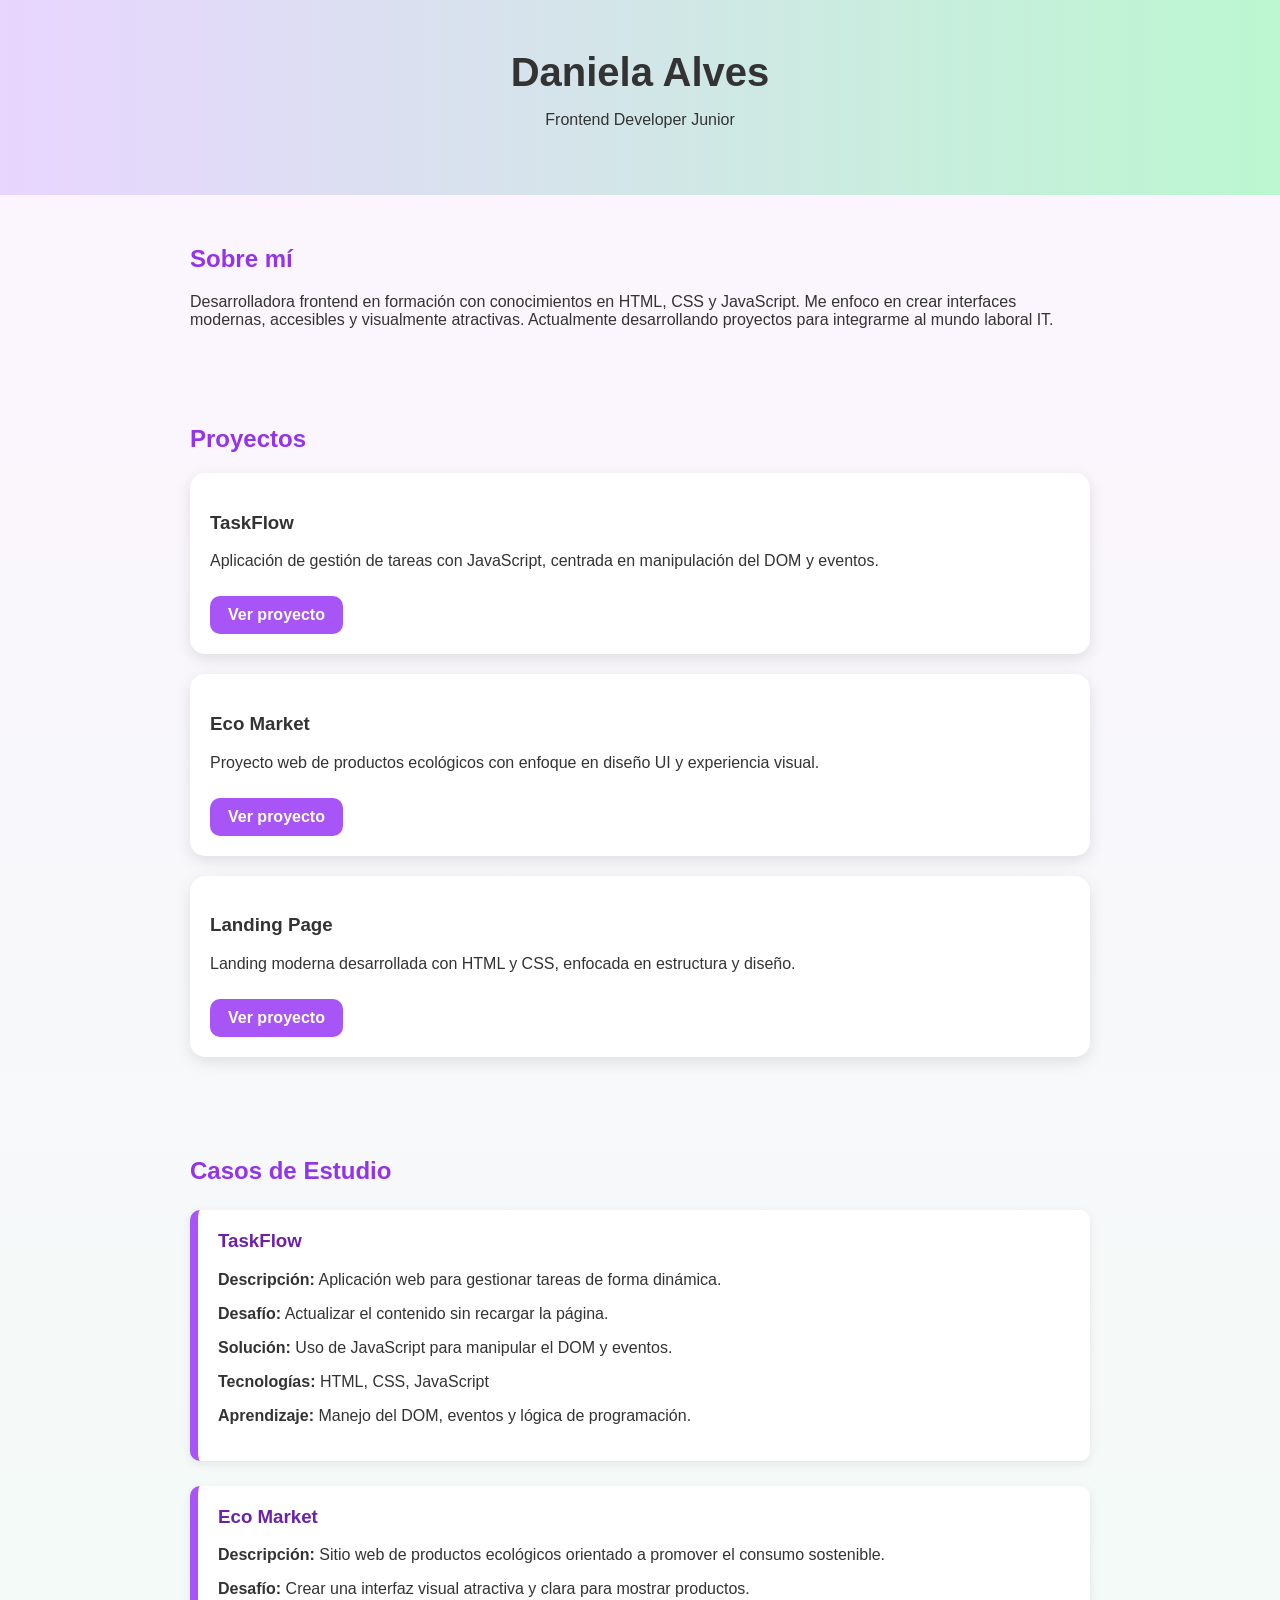
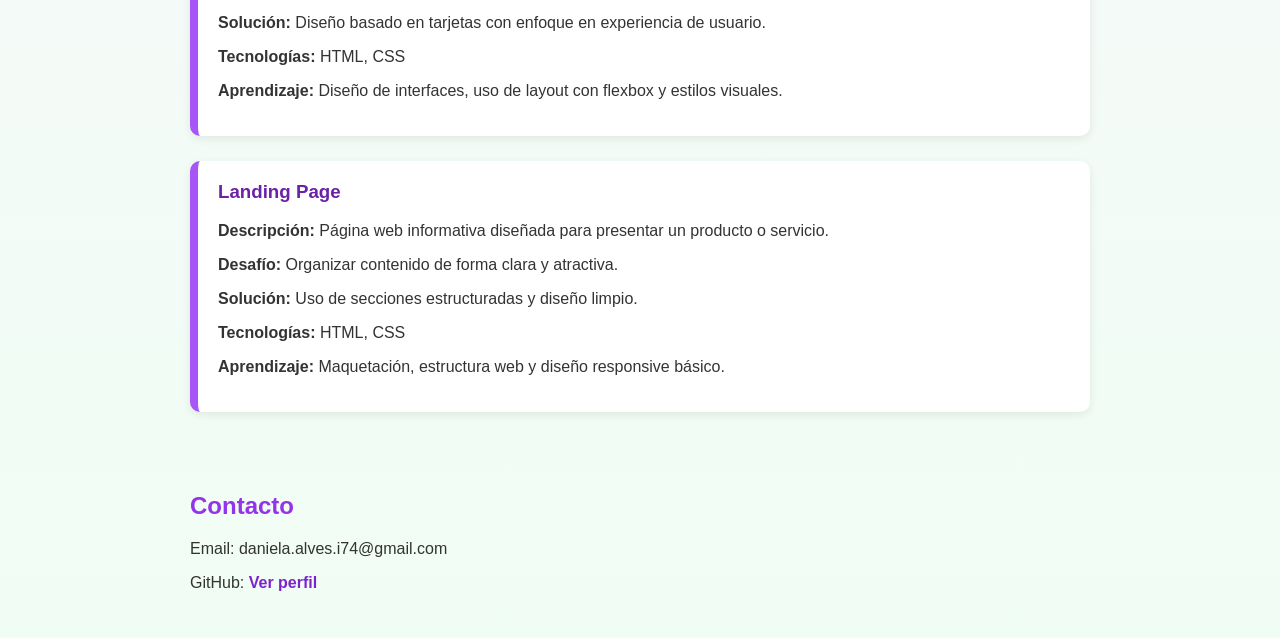
<file: index.html>
<!DOCTYPE html>
<html lang="es">
<head>
  <meta charset="UTF-8">
  <title>Daniela Alves | Frontend Developer</title>
  <link rel="stylesheet" href="styles.css">
</head>
<body>

  <header>
    <h1>Daniela Alves</h1>
    <p>Frontend Developer Junior</p>
  </header>

  <section id="sobre-mi">
    <h2>Sobre mí</h2>
    <p>
      Desarrolladora frontend en formación con conocimientos en HTML, CSS y JavaScript.
      Me enfoco en crear interfaces modernas, accesibles y visualmente atractivas.
      Actualmente desarrollando proyectos para integrarme al mundo laboral IT.
    </p>
  </section>

  <section id="proyectos">
    <h2>Proyectos</h2>

    <div class="proyecto">
      <h3>TaskFlow</h3>
      <p>Aplicación de gestión de tareas con JavaScript, centrada en manipulación del DOM y eventos.</p>
      <a href="taskflow/index.html" target="_blank" class="btn">Ver proyecto</a>
    </div>

    <div class="proyecto">
      <h3>Eco Market</h3>
      <p>Proyecto web de productos ecológicos con enfoque en diseño UI y experiencia visual.</p>
      <a href="eco-market/index.html" target="_blank" class="btn">Ver proyecto</a>
    </div>

    <div class="proyecto">
      <h3>Landing Page</h3>
      <p>Landing moderna desarrollada con HTML y CSS, enfocada en estructura y diseño.</p>
      <a href="landing/index.html" target="_blank" class="btn">Ver proyecto</a>
    </div>

  </section>

  <section id="caso-estudio">
    <h2>Casos de Estudio</h2>

    <div class="caso">
      <h3>TaskFlow</h3>
      <p><strong>Descripción:</strong> Aplicación web para gestionar tareas de forma dinámica.</p>
      <p><strong>Desafío:</strong> Actualizar el contenido sin recargar la página.</p>
      <p><strong>Solución:</strong> Uso de JavaScript para manipular el DOM y eventos.</p>
      <p><strong>Tecnologías:</strong> HTML, CSS, JavaScript</p>
      <p><strong>Aprendizaje:</strong> Manejo del DOM, eventos y lógica de programación.</p>
    </div>

    <div class="caso">
      <h3>Eco Market</h3>
      <p><strong>Descripción:</strong> Sitio web de productos ecológicos orientado a promover el consumo sostenible.</p>
      <p><strong>Desafío:</strong> Crear una interfaz visual atractiva y clara para mostrar productos.</p>
      <p><strong>Solución:</strong> Diseño basado en tarjetas con enfoque en experiencia de usuario.</p>
      <p><strong>Tecnologías:</strong> HTML, CSS</p>
      <p><strong>Aprendizaje:</strong> Diseño de interfaces, uso de layout con flexbox y estilos visuales.</p>
    </div>

    <div class="caso">
      <h3>Landing Page</h3>
      <p><strong>Descripción:</strong> Página web informativa diseñada para presentar un producto o servicio.</p>
      <p><strong>Desafío:</strong> Organizar contenido de forma clara y atractiva.</p>
      <p><strong>Solución:</strong> Uso de secciones estructuradas y diseño limpio.</p>
      <p><strong>Tecnologías:</strong> HTML, CSS</p>
      <p><strong>Aprendizaje:</strong> Maquetación, estructura web y diseño responsive básico.</p>
    </div>

  </section>

  <section id="contacto">
    <h2>Contacto</h2>
    <p>Email: daniela.alves.i74@gmail.com</p>
    <p>
      GitHub: 
      <a href="https://github.com/danielaalvesi74-dev" target="_blank">
        Ver perfil
      </a>
    </p>
  </section>

</body>
</html>
</file>
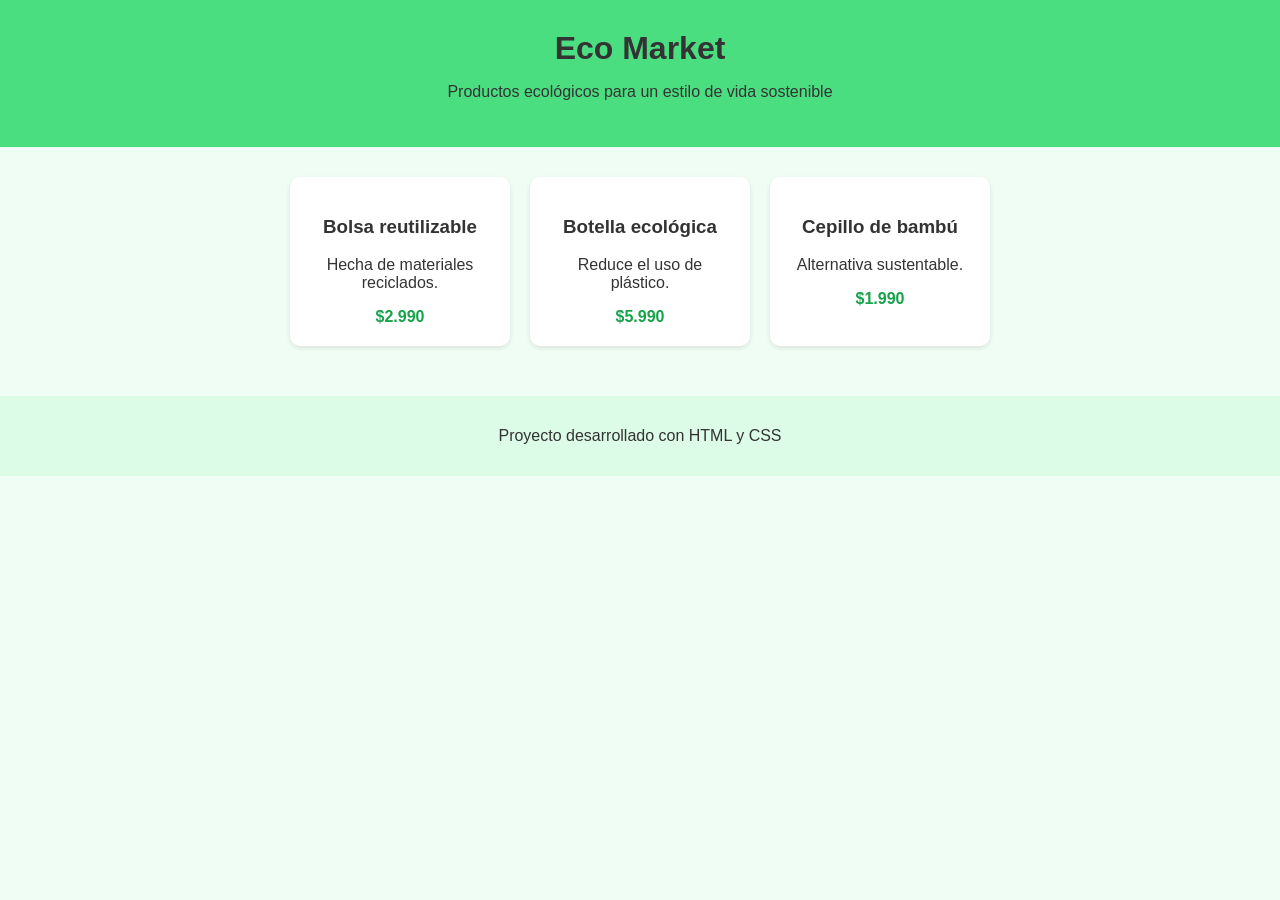
<file: eco-market/index.html>
<!DOCTYPE html>
<html lang="es">
<head>
  <meta charset="UTF-8">
  <title>Eco Market</title>
  <link rel="stylesheet" href="styles.css">
</head>
<body>

  <header>
    <h1>Eco Market</h1>
    <p>Productos ecológicos para un estilo de vida sostenible</p>
  </header>

  <section class="productos">

    <div class="card">
      <h3>Bolsa reutilizable</h3>
      <p>Hecha de materiales reciclados.</p>
      <span>$2.990</span>
    </div>

    <div class="card">
      <h3>Botella ecológica</h3>
      <p>Reduce el uso de plástico.</p>
      <span>$5.990</span>
    </div>

    <div class="card">
      <h3>Cepillo de bambú</h3>
      <p>Alternativa sustentable.</p>
      <span>$1.990</span>
    </div>

  </section>

  <footer>
    <p>Proyecto desarrollado con HTML y CSS</p>
  </footer>

</body>
</html>
</file>
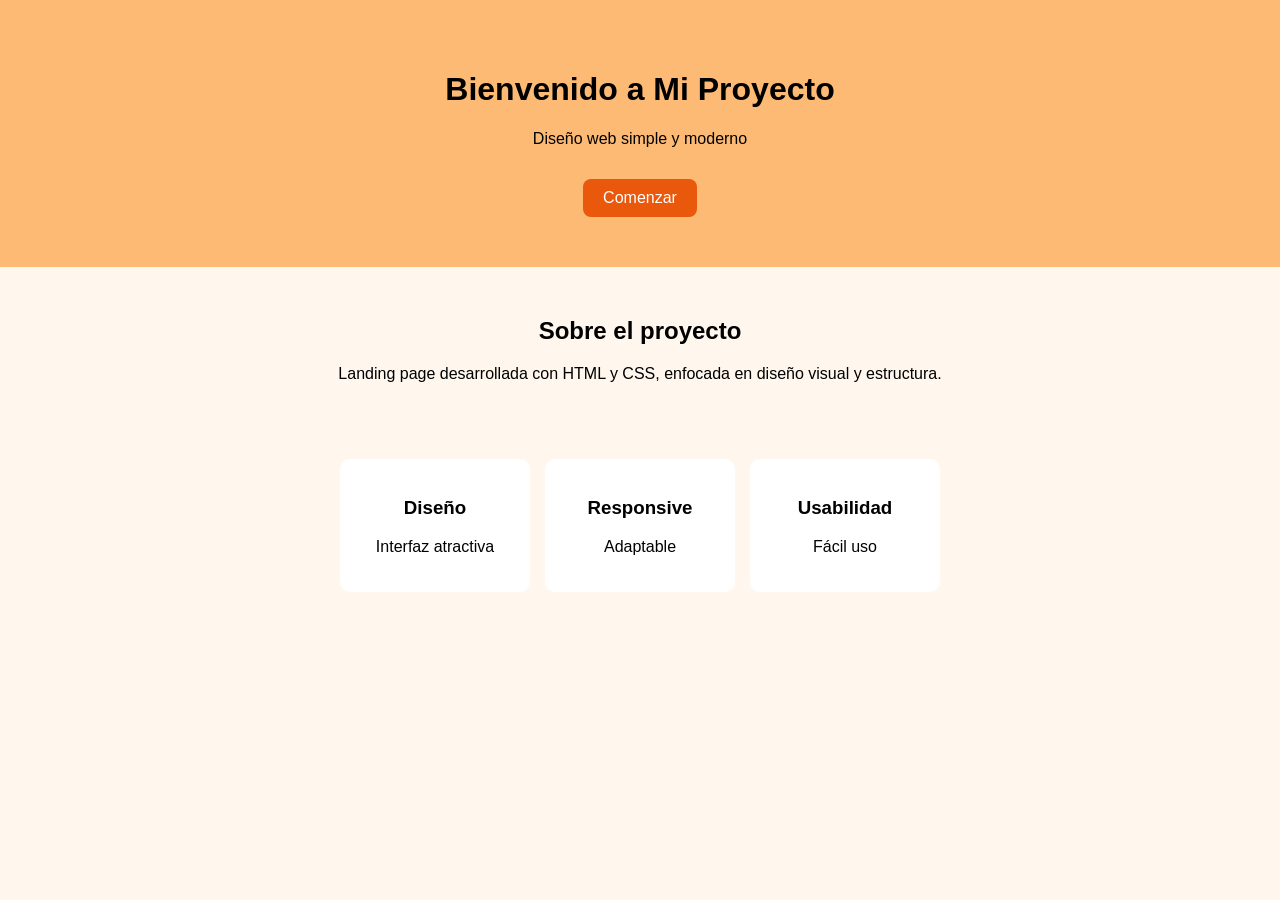
<file: landing/index.html>
<!DOCTYPE html>
<html lang="es">
<head>
  <meta charset="UTF-8">
  <title>Landing Page</title>
  <link rel="stylesheet" href="styles.css">
</head>
<body>

  <header>
    <h1>Bienvenido a Mi Proyecto</h1>
    <p>Diseño web simple y moderno</p>
    <a href="#" class="btn">Comenzar</a>
  </header>

  <section>
    <h2>Sobre el proyecto</h2>
    <p>Landing page desarrollada con HTML y CSS, enfocada en diseño visual y estructura.</p>
  </section>

  <section class="cards">
    <div class="card">
      <h3>Diseño</h3>
      <p>Interfaz atractiva</p>
    </div>

    <div class="card">
      <h3>Responsive</h3>
      <p>Adaptable</p>
    </div>

    <div class="card">
      <h3>Usabilidad</h3>
      <p>Fácil uso</p>
    </div>
  </section>

</body>
</html>
</file>
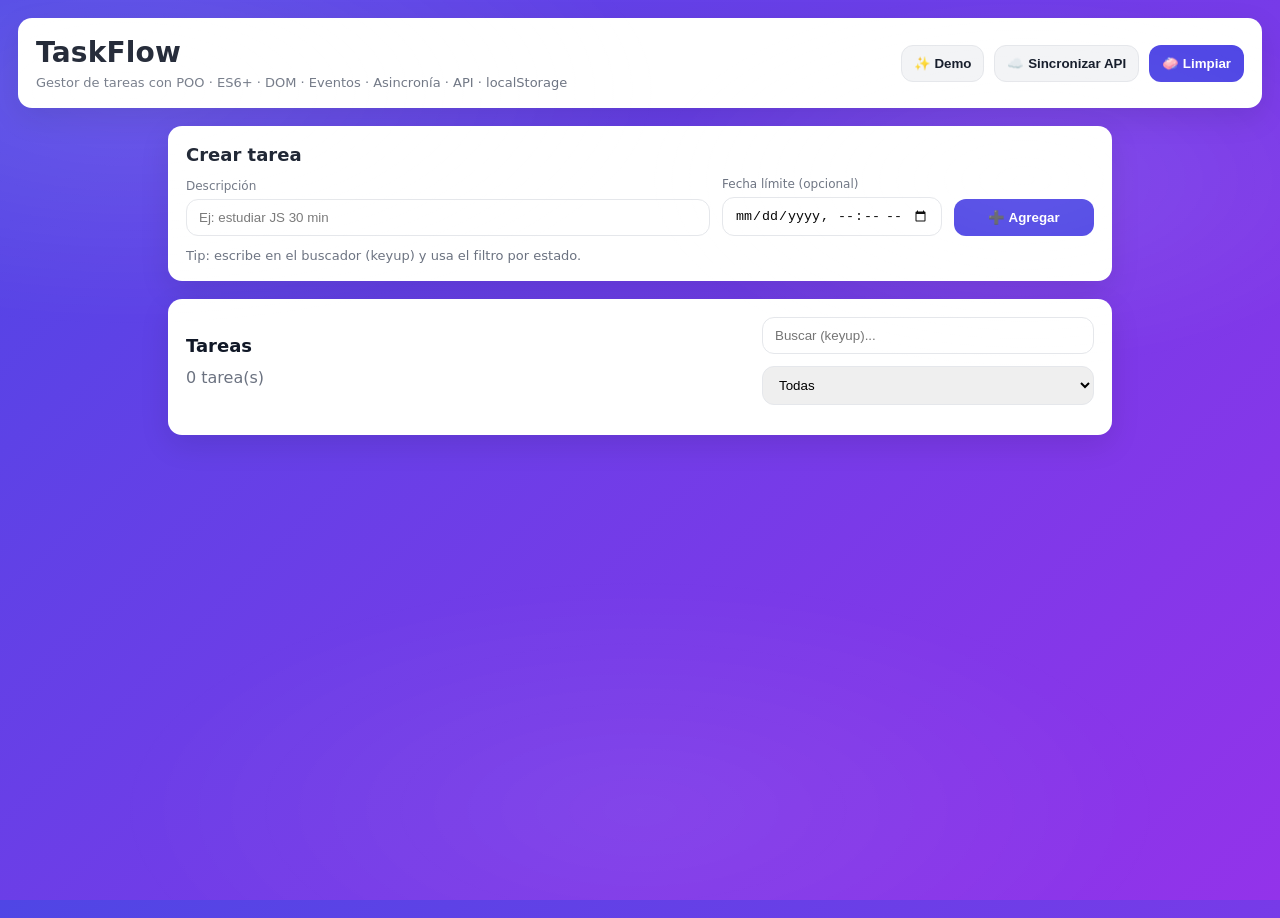
<file: taskflow/index.html>
<!doctype html>
<html lang="es">
<head>
  <meta charset="utf-8" />
  <meta name="viewport" content="width=device-width,initial-scale=1" />
  <title>TaskFlow • Flujo de tareas</title>

  <!-- CSS en la raíz (NO carpeta css/) -->
  <link rel="stylesheet" href="./styles.css" />
</head>
<body>
  <div class="bg"></div>

  <header class="topbar">
    <div class="topbar-left">
      <h1>TaskFlow</h1>
      <p>Gestor de tareas con POO · ES6+ · DOM · Eventos · Asincronía · API · localStorage</p>
    </div>

    <div class="topbar-actions">
      <button class="btn" id="btnDemo" type="button">✨ Demo</button>
      <button class="btn" id="btnSync" type="button">☁️ Sincronizar API</button>
      <button class="btn primary" id="btnClear" type="button">🧼 Limpiar</button>
    </div>
  </header>

  <main class="container">
    <section class="card">
      <h2>Crear tarea</h2>

      <form id="formTarea" class="form">
        <label>
          <span>Descripción</span>
          <input id="inDesc" type="text" placeholder="Ej: estudiar JS 30 min" autocomplete="off" required />
        </label>

        <label>
          <span>Fecha límite (opcional)</span>
          <input id="inDeadline" type="datetime-local" />
        </label>

        <button class="btn primary" type="submit">➕ Agregar</button>
      </form>

      <p class="hint">Tip: escribe en el buscador (keyup) y usa el filtro por estado.</p>
    </section>

    <section class="card">
      <div class="row">
        <div>
          <h2>Tareas</h2>
          <p class="muted" id="stats">0 tarea(s)</p>
        </div>

        <div class="row right">
          <input id="inSearch" class="search" type="text" placeholder="Buscar (keyup)..." autocomplete="off" />
          <select id="selFilter" class="select">
            <option value="todas">Todas</option>
            <option value="pendiente">Pendientes</option>
            <option value="completada">Completadas</option>
          </select>
        </div>
      </div>

      <ul id="lista" class="list"></ul>
    </section>
  </main>

  <!-- Modal editar -->
  <dialog id="dlgEdit" class="dialog">
    <form method="dialog" class="dialog-body">
      <h3>Editar tarea</h3>

      <label>
        <span>Descripción</span>
        <input id="editDesc" type="text" />
      </label>

      <label>
        <span>Fecha límite (opcional)</span>
        <input id="editDeadline" type="datetime-local" />
      </label>

      <menu class="dialog-actions">
        <button class="btn" value="cancel">Cancelar</button>
        <button class="btn primary" id="btnSaveEdit" value="default">Guardar</button>
      </menu>
    </form>
  </dialog>

  <!-- Toast -->
  <div id="toast" class="toast" aria-live="polite"></div>

  <!-- JS modular -->
  <script type="module" src="./js/app.js"></script>
</body>
</html>
</file>
<file: styles.css>
body {
  font-family: Arial, sans-serif;
  margin: 0;
  background: linear-gradient(to bottom, #fdf4ff, #f0fdf4);
  color: #333;
}

header {
  text-align: center;
  padding: 50px;
  background: linear-gradient(to right, #e9d5ff, #bbf7d0);
}

h1 {
  margin: 0;
  font-size: 2.5em;
}

section {
  padding: 30px;
  max-width: 900px;
  margin: auto;
}

h2 {
  color: #9333ea;
  margin-bottom: 20px;
}

/* PROYECTOS */
.proyecto {
  background: white;
  padding: 20px;
  margin: 20px 0;
  border-radius: 15px;
  box-shadow: 0 5px 15px rgba(0,0,0,0.1);
  transition: transform 0.3s, box-shadow 0.3s;
}

.proyecto:hover {
  transform: scale(1.03);
  box-shadow: 0 10px 25px rgba(0,0,0,0.15);
}

/* BOTONES */
.btn {
  display: inline-block;
  margin-top: 10px;
  padding: 10px 18px;
  background-color: #a855f7;
  color: white;
  text-decoration: none;
  border-radius: 10px;
  transition: 0.3s;
}

.btn:hover {
  background-color: #7e22ce;
}

/* CASOS DE ESTUDIO MÁS VISIBLES */
.caso {
  background: #ffffff;
  padding: 20px;
  margin-top: 25px;
  border-left: 8px solid #a855f7;
  border-radius: 10px;
  box-shadow: 0 3px 10px rgba(0,0,0,0.08);
}

.caso h3 {
  margin-top: 0;
  color: #6b21a8;
}

/* LINKS */
a {
  color: #7e22ce;
  text-decoration: none;
  font-weight: bold;
}

a:hover {
  text-decoration: underline;
}
</file>
<file: eco-market/styles.css>
body {
  font-family: Arial, sans-serif;
  margin: 0;
  background-color: #f0fdf4;
  color: #333;
  text-align: center;
}

header {
  background-color: #4ade80;
  padding: 30px;
}

h1 {
  margin: 0;
}

.productos {
  display: flex;
  justify-content: center;
  gap: 20px;
  padding: 30px;
}

.card {
  background: white;
  padding: 20px;
  border-radius: 10px;
  width: 180px;
  box-shadow: 0 2px 5px rgba(0,0,0,0.1);
}

span {
  display: block;
  margin-top: 10px;
  font-weight: bold;
  color: #16a34a;
}

footer {
  margin-top: 20px;
  padding: 15px;
  background-color: #dcfce7;
}
</file>
<file: landing/styles.css>
body {
  font-family: Arial, sans-serif;
  margin: 0;
  background-color: #fff7ed;
  text-align: center;
}

header {
  background-color: #fdba74;
  padding: 50px 20px;
}

.btn {
  display: inline-block;
  margin-top: 15px;
  padding: 10px 20px;
  background-color: #ea580c;
  color: white;
  text-decoration: none;
  border-radius: 8px;
}

section {
  padding: 30px;
}

.cards {
  display: flex;
  justify-content: center;
  gap: 15px;
}

.card {
  background: white;
  padding: 20px;
  border-radius: 10px;
  width: 150px;
}
</file>
<file: taskflow/styles.css>
:root{
  --bg1:#4f46e5;
  --bg2:#9333ea;
  --card:#ffffff;
  --text:#111827;
  --muted:#6b7280;
  --shadow: 0 10px 30px rgba(0,0,0,.10);
  --radius: 14px;
}

*{ box-sizing:border-box; }
html,body{ height:100%; }
body{
  margin:0;
  font-family: system-ui, -apple-system, Segoe UI, Roboto, Arial, sans-serif;
  color: var(--text);
  background: linear-gradient(135deg, var(--bg1), var(--bg2));
}

.bg{
  position: fixed;
  inset: 0;
  pointer-events:none;
  opacity:.25;
  background:
    radial-gradient(900px 400px at 10% 10%, rgba(255,255,255,.45), transparent 60%),
    radial-gradient(700px 350px at 80% 20%, rgba(255,255,255,.35), transparent 55%),
    radial-gradient(900px 400px at 50% 90%, rgba(255,255,255,.25), transparent 60%);
}

.container{
  max-width: 980px;
  margin: 18px auto 40px;
  padding: 0 18px;
}

.topbar{
  margin: 18px;
  padding: 18px 18px;
  background: var(--card);
  border-radius: var(--radius);
  box-shadow: var(--shadow);
  display:flex;
  align-items:center;
  justify-content: space-between;
  gap: 12px;
}

.topbar-left h1{
  margin:0;
  font-size: 28px;
  letter-spacing: .2px;
}
.topbar-left p{
  margin:6px 0 0;
  color: var(--muted);
  font-size: 13px;
}

.topbar-actions{
  display:flex;
  gap: 10px;
  flex-wrap: wrap;
  justify-content: flex-end;
}

.card{
  background: var(--card);
  border-radius: var(--radius);
  box-shadow: var(--shadow);
  padding: 18px;
  margin-bottom: 18px;
}

.card h2{
  margin: 0 0 12px;
  font-size: 18px;
}

.hint{
  margin: 12px 0 0;
  color: var(--muted);
  font-size: 13px;
}

.form{
  display:grid;
  grid-template-columns: 1fr 220px 140px;
  gap: 12px;
  align-items:end;
}

.form label span{
  display:block;
  font-size: 12px;
  color: var(--muted);
  margin-bottom: 6px;
}

.search, .select, .form input{
  width: 100%;
  border: 1px solid #e5e7eb;
  border-radius: 12px;
  padding: 10px 12px;
  outline: none;
}

.search:focus, .select:focus, .form input:focus{
  border-color: rgba(79,70,229,.55);
  box-shadow: 0 0 0 4px rgba(79,70,229,.12);
}

.row{
  display:flex;
  align-items:center;
  justify-content: space-between;
  gap: 12px;
  flex-wrap: wrap;
}

.row.right{
  justify-content: flex-end;
}

.muted{
  color: var(--muted);
  margin: 6px 0 0;
}

.btn{
  border: 1px solid #e5e7eb;
  background: #f3f4f6;
  color: #111827;
  border-radius: 12px;
  padding: 10px 12px;
  cursor:pointer;
  transition: transform .15s ease, background .15s ease;
  font-weight: 600;
}

.btn:hover{ background:#eaecef; transform: translateY(-1px); }
.btn:active{ transform: translateY(0); }

.btn.primary{
  background: var(--bg1);
  color: white;
  border-color: rgba(0,0,0,0);
}
.btn.primary:hover{ background:#4338ca; }

.btn.small{
  padding: 8px 10px;
  border-radius: 10px;
  font-size: 12px;
}

.list{
  list-style: none;
  margin: 12px 0 0;
  padding: 0;
  display: grid;
  gap: 12px;
}

.item{
  border: 1px solid #eef2ff;
  background: #f9fafb;
  border-radius: 14px;
  padding: 12px;
  display:flex;
  align-items: center;
  justify-content: space-between;
  gap: 12px;
  transition: transform .15s ease, border-color .15s ease, background .15s ease;
}

.item:hover{
  border-color: rgba(79,70,229,.35);
  background: #f5f7ff;
}

.item-header{
  display:flex;
  align-items:center;
  gap: 10px;
}

.item-title{
  font-size: 16px;
}

.meta{
  margin-top: 6px;
  font-size: 12px;
  color: var(--muted);
}

.actions{
  display:flex;
  gap: 8px;
  flex-wrap: wrap;
  justify-content: flex-end;
}

.badge{
  padding: 4px 10px;
  border-radius: 999px;
  font-size: 12px;
  font-weight: 800;
  border: 1px solid #e5e7eb;
}

.badge.pendiente{
  background: #fff3cd;
  color: #856404;
  border-color: #ffe8a1;
}

.badge.completada{
  background: #d4edda;
  color: #155724;
  border-color: #bfe7c7;
}

/* Dialog */
.dialog{
  border: none;
  border-radius: 16px;
  box-shadow: var(--shadow);
  width: min(520px, 92vw);
  padding: 0;
}
.dialog::backdrop{
  background: rgba(0,0,0,.45);
}
.dialog-body{
  padding: 18px;
  display:grid;
  gap: 12px;
}
.dialog-body h3{
  margin: 0 0 4px;
}
.dialog-actions{
  display:flex;
  justify-content: flex-end;
  gap: 10px;
  padding: 0;
  margin: 6px 0 0;
}

/* Toast */
.toast{
  position: fixed;
  right: 18px;
  bottom: 18px;
  padding: 12px 14px;
  border-radius: 14px;
  background: #111827;
  color: white;
  box-shadow: var(--shadow);
  opacity: 0;
  transform: translateY(8px);
  transition: opacity .2s ease, transform .2s ease;
  max-width: min(420px, 92vw);
}
.toast.show{
  opacity: 1;
  transform: translateY(0);
}

/* Responsive */
@media (max-width: 860px){
  .form{
    grid-template-columns: 1fr;
  }
  .topbar{
    flex-direction: column;
    align-items: flex-start;
  }
  .topbar-actions{
    width: 100%;
    justify-content: flex-start;
  }
}
</file>
